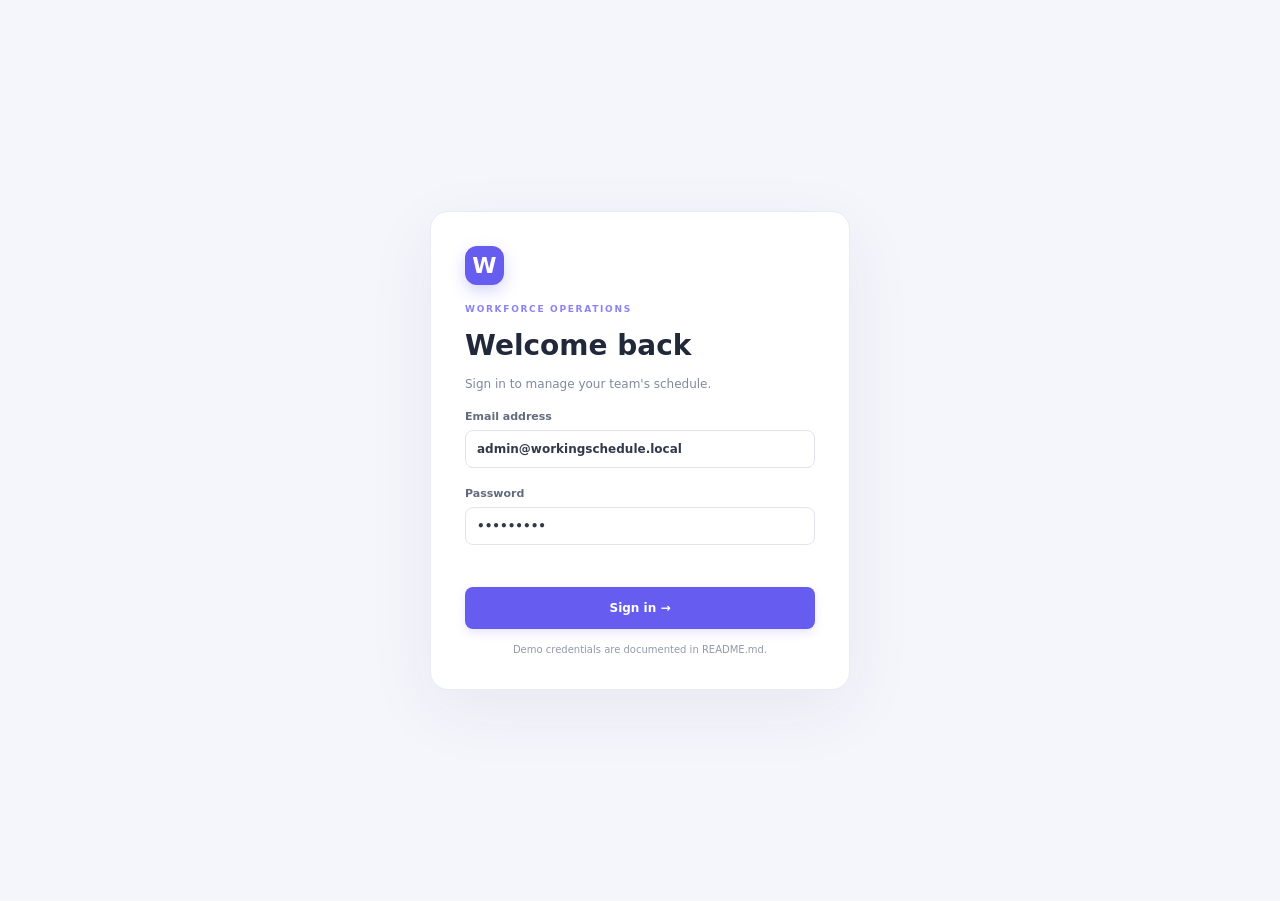
<file: index.html>
<!doctype html><html lang="en"><head><meta charset="utf-8"><meta name="viewport" content="width=device-width,initial-scale=1"><meta http-equiv="refresh" content="0;url=dashboard.html"><title>WorkSchedule Pro</title><style>body{font-family:system-ui,sans-serif;background:#f6f7fb;color:#252a3a;display:grid;place-items:center;min-height:100vh}a{color:#665cf0}</style></head><body><p>Opening WorkSchedule Pro… <a href="dashboard.html">Launch dashboard</a></p><script>location.replace('dashboard.html')</script></body></html>
</file>
<file: styles.css>
:root{font-family:Inter,ui-sans-serif,system-ui,-apple-system,BlinkMacSystemFont,'Segoe UI',sans-serif;color:#20283a;background:#f6f7fb;font-synthesis:none;text-rendering:optimizeLegibility;--line:#e8ebf2;--muted:#81899c;--purple:#665cf0}*{box-sizing:border-box}body{margin:0}button,input,select{font:inherit}button{cursor:pointer}.hidden{display:none!important}.shell{min-height:100vh}.sidebar{width:248px;background:#fff;border-right:1px solid var(--line);position:fixed;inset:0 auto 0 0;display:flex;flex-direction:column;padding:24px 16px;z-index:4}.brand{display:flex;align-items:center;gap:11px;padding:0 8px 27px}.brand-icon{width:39px;height:39px;border-radius:12px;background:var(--purple);color:white;display:grid;place-items:center;font-weight:800;font-size:22px;box-shadow:0 6px 16px #665cf044}.brand b,.workspace b,.profile b{display:block;font-size:14px;letter-spacing:-.3px}.brand small{display:block;font-size:9px;letter-spacing:1.5px;color:#9994ee;font-weight:800;margin-top:4px}.workspace{display:flex;align-items:center;gap:10px;background:#f7f7fc;border:1px solid #ededf7;padding:11px;border-radius:12px;margin:0 0 24px}.workspace small,.profile small{display:block;color:var(--muted);font-size:11px;margin-top:3px}.avatar{width:34px;height:34px;border-radius:11px;background:#dff6ec;color:#22745d;font-weight:800;font-size:11px;display:grid;place-items:center;flex-shrink:0}.purple{background:#eeebff;color:#665cf0}.sidebar nav{display:grid;gap:5px}.nav{border:0;background:transparent;color:#737c91;text-align:left;padding:12px 13px;border-radius:9px;font-size:13px;font-weight:600}.nav:hover{background:#f7f7fc}.nav.active{background:#efedff;color:#5c50e6}.nav span{float:right;background:#f7b84d;color:#fff;border-radius:20px;padding:1px 7px;font-size:10px}.sidebar-bottom{margin-top:auto}.hint{background:#f7f7fc;border:1px solid #eeedf7;border-radius:12px;padding:14px}.hint b{font-size:12px}.hint p{font-size:11px;line-height:1.5;color:var(--muted);margin:7px 0}.signout{border:0;background:transparent;color:#737c91;font-size:12px;padding:15px 10px}.profile{border-top:1px solid var(--line);padding:17px 2px 0;display:flex;align-items:center;gap:9px}.profile b{font-size:12px}.main{margin-left:248px;min-height:100vh}.topbar{height:70px;background:#fff;border-bottom:1px solid var(--line);display:flex;align-items:center;justify-content:space-between;padding:0 36px;font-size:12px;color:#8b92a4}.topbar b{color:#343b4d}.topbar span:not(.avatar){margin:0 9px}.top-right{display:flex;align-items:center;gap:20px}.status{display:flex;align-items:center;gap:8px}.status i{width:7px;height:7px;border-radius:50%;background:#f5b84e}.status.online i{background:#2ebc83}.content{max-width:1500px;margin:auto;padding:34px 36px 60px}.page-head{display:flex;justify-content:space-between;gap:20px;align-items:center;margin-bottom:27px}.eyebrow{font-size:9px;font-weight:800;letter-spacing:1.7px;color:#8b82f8;margin:0 0 10px}.page-head h1{font-size:28px;letter-spacing:-1.1px;margin:0;font-weight:750}.page-head h1 span{font-size:18px;color:#8a81fa}.muted,.panel-head p{color:var(--muted);font-size:12px;margin:9px 0 0}.actions{display:flex;gap:9px}.btn{border:1px solid transparent;border-radius:8px;padding:10px 14px;font-size:12px;font-weight:650;white-space:nowrap}.btn.primary{background:var(--purple);color:#fff;box-shadow:0 4px 10px #665cf026}.btn.primary:hover{background:#5147db}.btn.light{background:white;border-color:#e7e9f1;color:#50586b}.btn.light:hover{background:#f9f9ff}.stats{display:grid;grid-template-columns:repeat(4,minmax(0,1fr));gap:15px;margin-bottom:18px}.stat,.panel{background:#fff;border:1px solid var(--line);border-radius:13px;box-shadow:0 2px 7px #242d4205}.stat{padding:19px 20px}.stat-label{display:flex;align-items:center;justify-content:space-between;font-size:12px;color:#70798d;font-weight:600}.tile{width:33px;height:33px;display:grid;place-items:center;border-radius:10px;font-weight:700;flex-shrink:0}.violet{background:#efedff;color:#665cf0}.blue{background:#e8f4ff;color:#3995d9}.orange{background:#fff1e4;color:#e79b4c}.pink{background:#ffedf3;color:#d96e98}.stat-number{font-size:30px;letter-spacing:-1px;font-weight:750;margin:13px 0 5px}.stat small{color:#999fb0;font-size:10px}.columns{display:grid;grid-template-columns:minmax(0,1.55fr) minmax(290px,1fr);gap:17px;margin-bottom:18px}.panel{padding:21px;min-width:0}.panel-head{display:flex;justify-content:space-between;align-items:center;gap:12px;margin-bottom:18px}.panel-head h2{font-size:15px;margin:0;letter-spacing:-.3px}.panel-head p{font-size:11px;margin-top:6px}.link{border:0;background:transparent;color:#665cf0;font-size:11px;font-weight:700}.table-wrap{overflow-x:auto;min-height:70px}.data-table{width:100%;border-collapse:collapse;white-space:nowrap;text-align:left}.data-table th{font-size:9px;text-transform:uppercase;letter-spacing:.7px;color:#9aa1b1;font-weight:700;background:#fafbfe;padding:12px 10px}.data-table td{font-size:11px;color:#5f687b;border-bottom:1px solid #f0f1f6;padding:14px 10px}.data-table tr:last-child td{border-bottom:0}.person{display:flex;align-items:center;gap:8px}.person .avatar{width:29px;height:29px;border-radius:9px;font-size:9px}.person b{display:block;color:#30384a;font-size:11px}.person small{display:block;color:#9aa1b1;font-size:9px;margin-top:3px}.pill{display:inline-block;border-radius:30px;padding:5px 8px;background:#e8f8f0;color:#2b9c70;font-size:9px;font-weight:700}.pill.night{background:#f0edff;color:#6a5be8}.pill.afternoon{background:#fff2e5;color:#cb853a}.pill.pending{background:#fff3d8;color:#b7811d}.pill.rejected,.pill.cancelled{background:#ffecef;color:#c85a70}.pill.neutral{background:#f0f2f7;color:#788195}.bars{display:grid;gap:17px;padding:5px 0}.bar-label{display:flex;justify-content:space-between;font-size:11px;color:#606a7d;margin-bottom:8px}.bar-label b{color:#343b4d}.bar-track{height:7px;background:#f0f1f7;border-radius:20px;overflow:hidden}.bar-fill{height:100%;background:linear-gradient(90deg,#6b60f0,#a69cff);border-radius:20px}.footline{border-top:1px solid var(--line);padding-top:15px;display:flex;justify-content:space-between;font-size:10px;color:#939aab}.footline b{color:#30384a}.attention{display:grid;gap:15px}.attention-row{display:flex;gap:11px;align-items:center;font-size:11px;color:#515a6d}.attention-row .tile{width:31px;height:31px}.attention-row b{display:block;color:#343b4d;font-size:11px;margin-bottom:4px}.attention-row small{color:#969daf;font-size:10px}.quick{display:grid}.quick button{display:flex;align-items:center;gap:11px;padding:11px 0;background:transparent;border:0;border-bottom:1px solid #f0f1f6;text-align:left;color:#9198aa}.quick button:last-child{border:0}.quick button>span:nth-child(2){flex:1}.quick b{display:block;font-size:11px;color:#343b4d}.quick small{display:block;font-size:10px;color:#969daf;margin-top:4px}.toolbar{display:flex;justify-content:space-between;gap:14px;margin-bottom:16px}.toolbar>input,.toolbar input,.toolbar select{border:1px solid #e6e8f0;background:white;border-radius:8px;padding:10px 12px;font-size:11px;color:#596276;min-width:0}.toolbar>input{width:290px}.filters{display:flex;gap:8px}.notice{padding:12px 15px;background:#edf9f3;border:1px solid #d1f0df;border-radius:9px;color:#247951;font-size:12px;margin-bottom:17px}.notice.bad{background:#fff0f1;border-color:#ffd5d9;color:#a83d4c}.empty{padding:25px;text-align:center;color:#9aa1b1;font-size:12px}.row-actions{display:flex;gap:6px}.small-btn{border:1px solid #e8eaf2;background:#fff;padding:6px 8px;border-radius:6px;font-size:10px;color:#5e57d8}.small-btn.danger{color:#c04b5c}.modal-bg{position:fixed;inset:0;background:#1b20375c;z-index:10;display:grid;place-items:center;padding:18px}.modal{background:#fff;border-radius:15px;padding:24px;width:min(560px,100%);max-height:90vh;overflow:auto;box-shadow:0 20px 70px #15162c30}.modal-head{display:flex;justify-content:space-between;align-items:start;margin-bottom:23px}.modal-head h2{font-size:21px;margin:0}.close{border:0;background:#f5f6fa;border-radius:8px;font-size:22px;width:32px;height:32px;color:#6c7384}.fields{display:grid;grid-template-columns:1fr 1fr;gap:14px}.fields label,.login-card label{display:grid;gap:7px;font-size:11px;font-weight:650;color:#626b7e}.fields input,.fields select,.fields textarea,.login-card input{width:100%;border:1px solid #e1e4ed;border-radius:8px;padding:11px;font-size:12px;background:#fff;color:#32394a}.fields textarea{min-height:75px;resize:vertical}.fields .full{grid-column:1/-1}.modal-actions{display:flex;justify-content:flex-end;gap:9px;margin-top:23px}.error{font-size:11px;color:#bd4556;min-height:12px}.login-screen{position:fixed;inset:0;background:#f5f5fc;z-index:20;display:grid;place-items:center;padding:20px}.login-card{background:#fff;border:1px solid var(--line);border-radius:18px;padding:34px;width:min(420px,100%);display:grid;gap:15px;box-shadow:0 20px 70px #282d4810}.login-card .brand-icon{margin-bottom:4px}.login-card h1{font-size:28px;margin:0}.login-card p{margin:0}.login-card label{margin-top:4px}.login-card small{font-size:10px;color:#9299aa;text-align:center}.wide{width:100%;padding:13px}.notice.hidden{display:none}.attention-row{align-items:flex-start}@media(max-width:1100px){.sidebar{width:210px}.main{margin-left:210px}.content{padding:28px 22px}.topbar{padding:0 22px}.stats{grid-template-columns:repeat(2,minmax(0,1fr))}.columns{grid-template-columns:1fr}}@media(max-width:700px){.sidebar{width:65px;padding:17px 8px}.brand{padding:0 4px 24px}.brand>div,.workspace,.sidebar nav .nav:not(.active),.sidebar nav .nav.active,.hint,.profile>div,.profile .avatar,.signout{font-size:0}.brand-icon{width:39px;flex-shrink:0}.sidebar nav{gap:8px}.nav{height:43px;padding:0;text-align:center;font-size:0!important}.nav:first-letter{font-size:18px}.sidebar-bottom{display:none}.main{margin-left:65px}.topbar{height:58px;padding:0 14px}.topbar>div:first-child{font-size:10px}.status{font-size:0}.top-right{gap:6px}.content{padding:24px 13px}.page-head{align-items:flex-start;flex-direction:column}.page-head h1{font-size:24px}.actions{width:100%}.actions .btn{flex:1}.stats{gap:9px}.stat{padding:14px}.stat-number{font-size:25px}.stat-label{font-size:10px;gap:6px}.columns{gap:11px}.panel{padding:15px}.toolbar{flex-direction:column}.toolbar>input{width:100%}.filters{display:grid;grid-template-columns:1fr 1fr}.filters select{grid-column:1/-1}.fields{grid-template-columns:1fr}.fields .full{grid-column:auto}.panel-head h2{font-size:14px}}
.danger-text{color:#c2414b!important;font-weight:700}.report-tools{align-items:center;gap:18px;margin:0 0 18px}.report-tools h2{margin:4px 0 6px}.report-tools .muted{margin:0}@media(max-width:680px){.report-tools{align-items:flex-start;flex-direction:column}.report-tools .btn{width:100%}}
</file>
